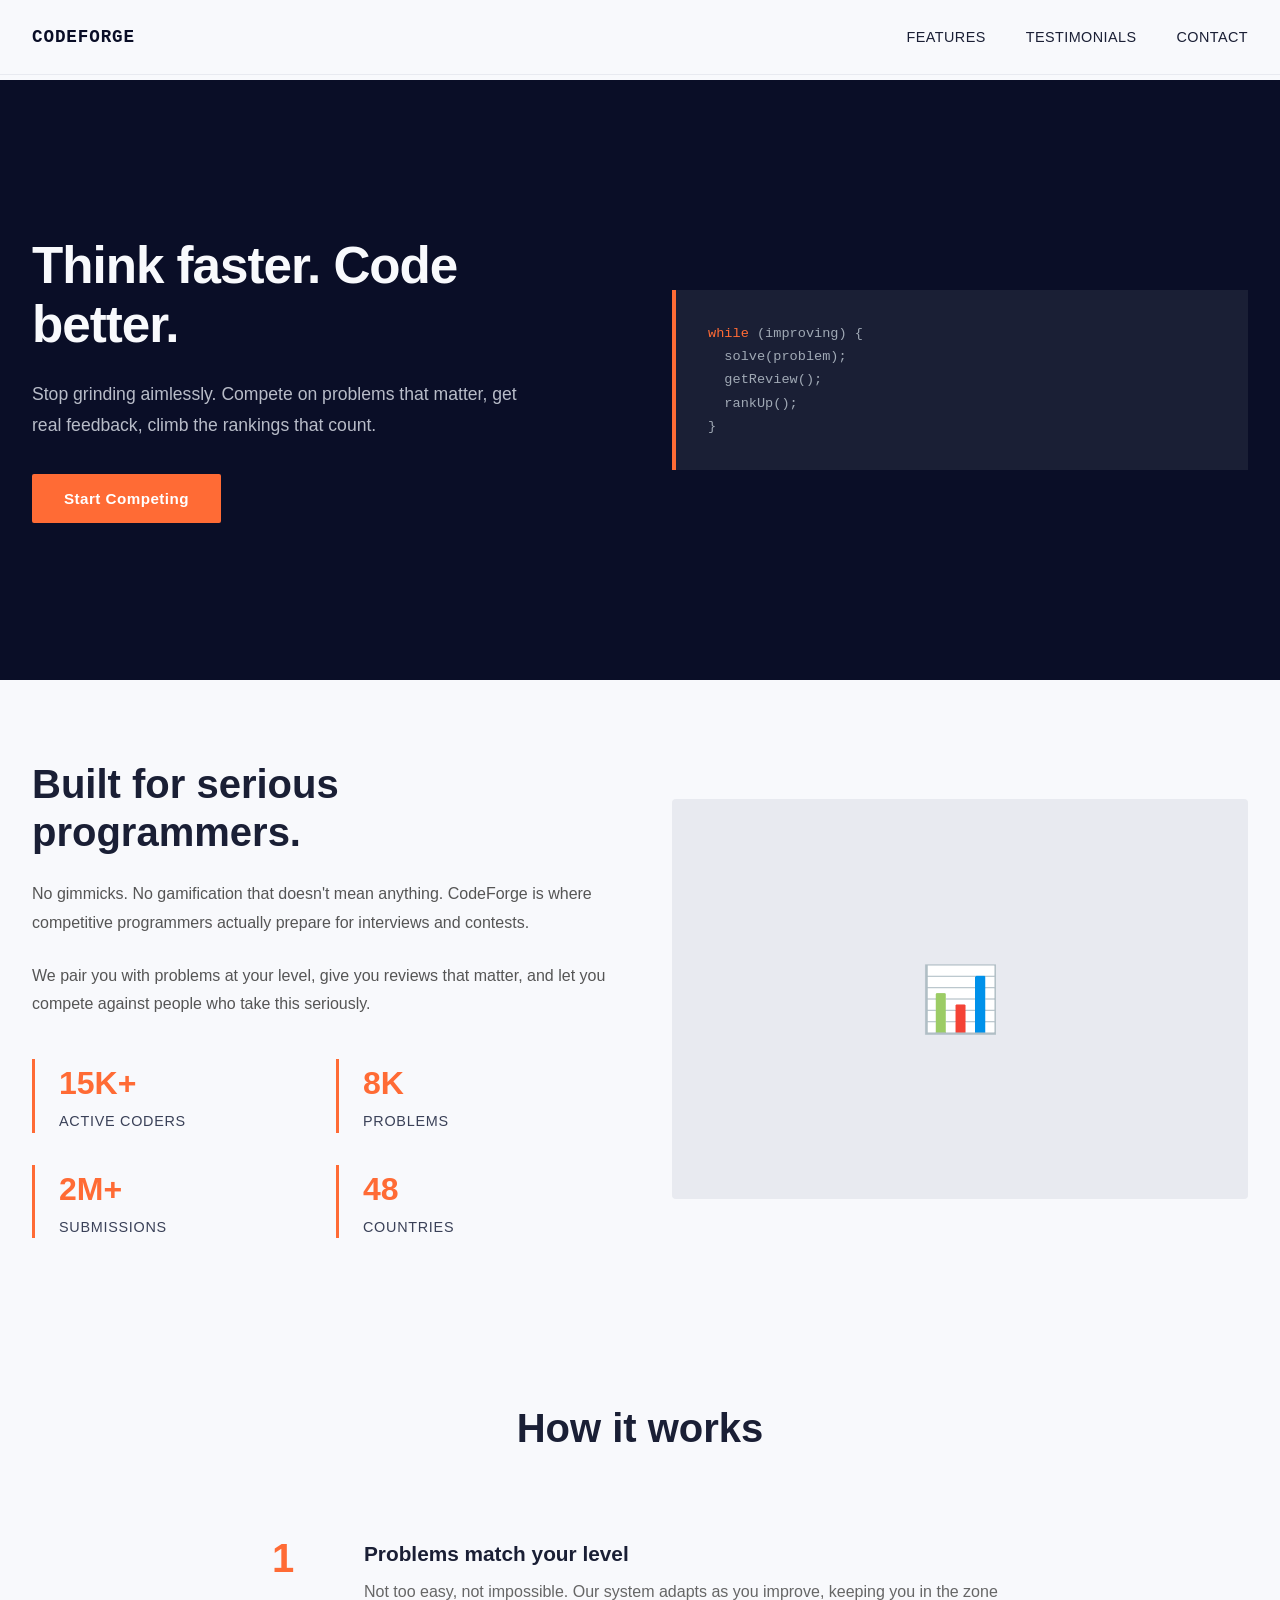
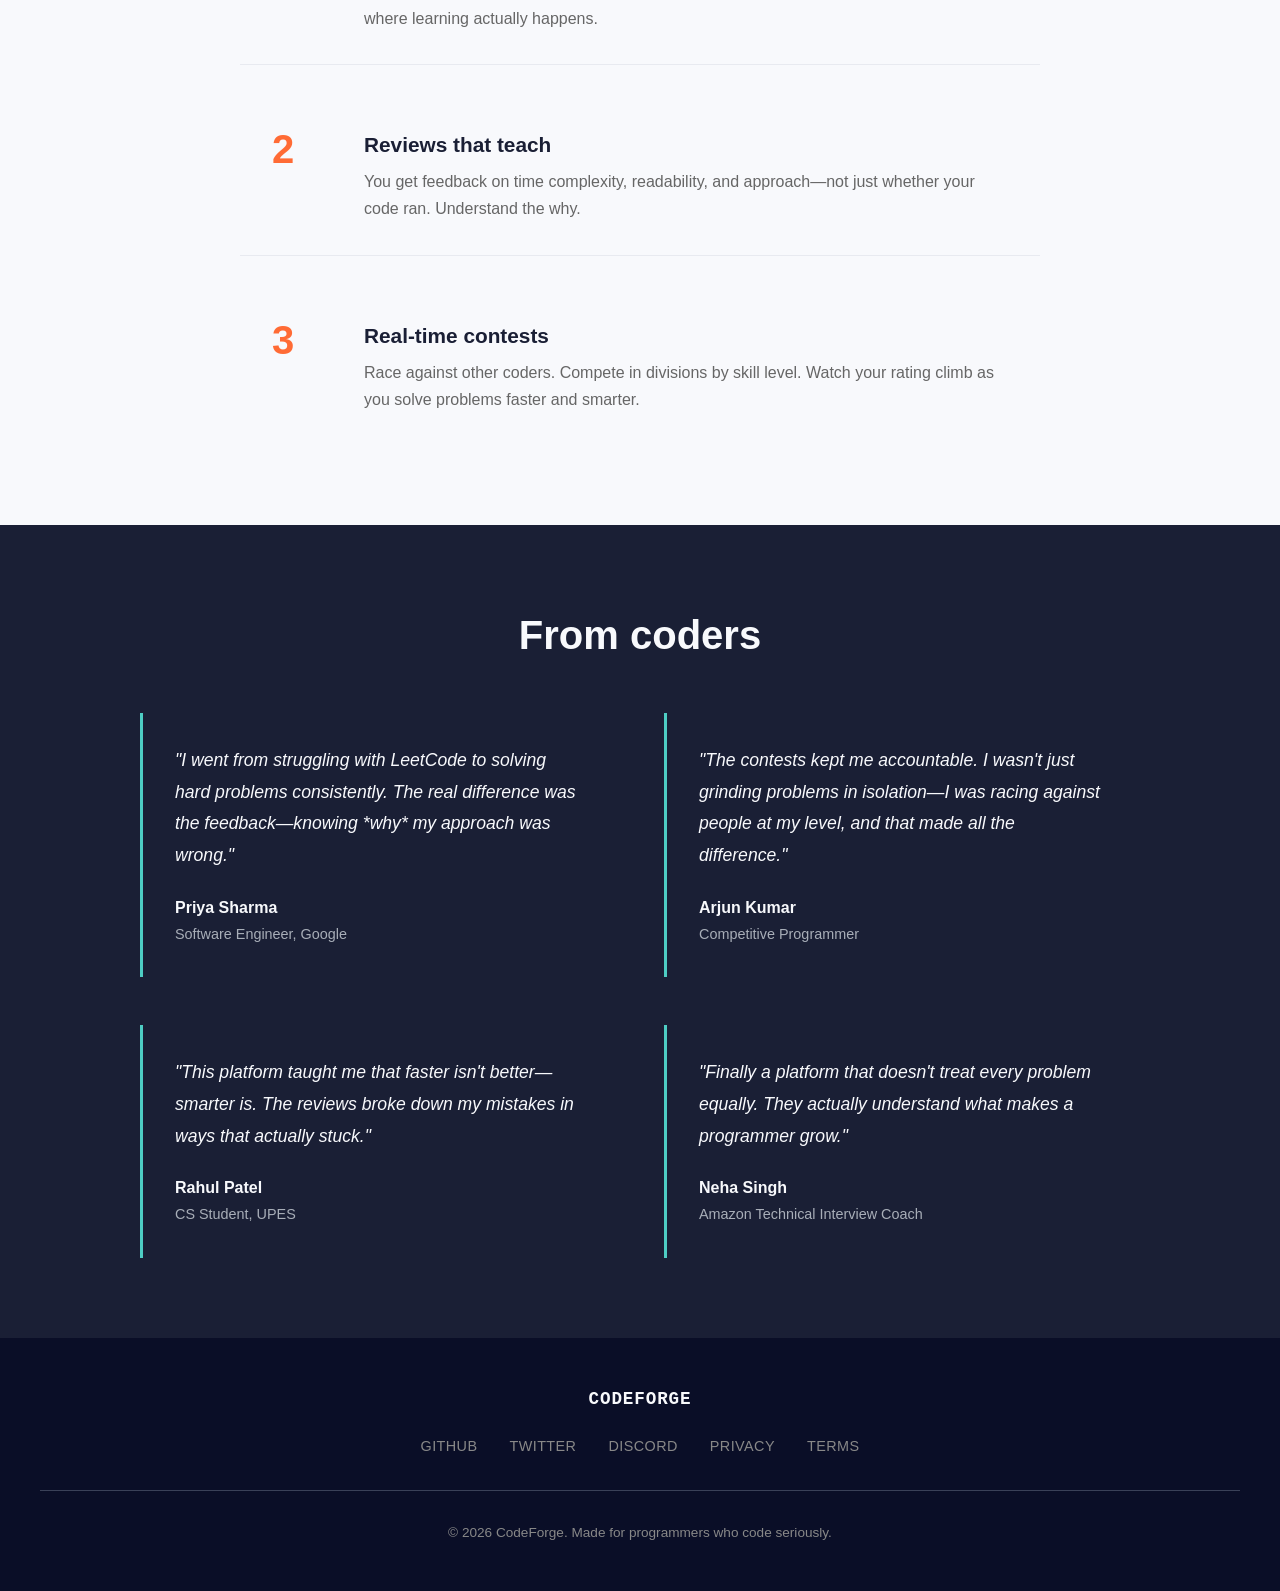
<file: Web Development/Level 1/Task 1/index.html>
<!DOCTYPE html>
<html lang="en">
<head>
    <meta charset="UTF-8">
    <meta name="viewport" content="width=device-width, initial-scale=1.0">
    <title>CodeForge – Competitive Programming Platform</title>
    <style>
        * {
            margin: 0;
            padding: 0;
            box-sizing: border-box;
        }

        :root {
            --black: #0a0e27;
            --dark-gray: #1a1f35;
            --medium-gray: #3a4158;
            --light-gray: #e8eaf0;
            --white: #f8f9fc;
            --accent: #ff6b35;
            --secondary: #4ecdc4;
        }

        html {
            scroll-behavior: smooth;
        }

        body {
            font-family: -apple-system, BlinkMacSystemFont, 'Segoe UI', 'Helvetica Neue', sans-serif;
            background-color: var(--white);
            color: var(--dark-gray);
            line-height: 1.5;
        }

        /* ==================== NAVIGATION ==================== */
        nav {
            position: fixed;
            top: 0;
            left: 0;
            right: 0;
            background-color: var(--white);
            border-bottom: 1px solid var(--light-gray);
            padding: 1.5rem 2rem;
            display: flex;
            justify-content: space-between;
            align-items: center;
            z-index: 1000;
        }

        .nav-brand {
            font-size: 1.1rem;
            font-weight: 700;
            color: var(--black);
            text-decoration: none;
            letter-spacing: 0.05em;
            font-family: 'Courier New', monospace;
        }

        .nav-links {
            display: flex;
            list-style: none;
            gap: 2.5rem;
        }

        .nav-links a {
            color: var(--dark-gray);
            text-decoration: none;
            font-size: 0.9rem;
            font-weight: 500;
            letter-spacing: 0.03em;
            text-transform: uppercase;
            border-bottom: 2px solid transparent;
            padding-bottom: 2px;
            transition: border-color 0.2s ease;
        }

        .nav-links a:hover {
            border-bottom-color: var(--accent);
        }

        @media (max-width: 768px) {
            nav {
                padding: 1.2rem 1.5rem;
            }

            .nav-links {
                gap: 1.5rem;
            }

            .nav-links a {
                font-size: 0.8rem;
            }

            .nav-brand {
                font-size: 0.95rem;
            }
        }

        /* ==================== HERO ==================== */
        .hero {
            margin-top: 80px;
            padding: 6rem 2rem;
            background-color: var(--black);
            color: var(--white);
            display: grid;
            grid-template-columns: 1fr 1fr;
            gap: 4rem;
            align-items: center;
            min-height: 600px;
        }

        .hero-content h1 {
            font-size: 3.2rem;
            font-weight: 800;
            line-height: 1.15;
            margin-bottom: 1.5rem;
            letter-spacing: -0.02em;
        }

        .hero-content p {
            font-size: 1.1rem;
            color: #b8bcc8;
            margin-bottom: 2rem;
            line-height: 1.8;
            max-width: 500px;
        }

        .hero-code {
            background-color: var(--dark-gray);
            padding: 2rem;
            border-left: 4px solid var(--accent);
            font-family: 'Courier New', monospace;
            font-size: 0.85rem;
            line-height: 1.7;
            color: #a0a9b5;
            overflow-x: auto;
        }

        .hero-code .keyword {
            color: #ff6b35;
        }

        .hero-code .string {
            color: #4ecdc4;
        }

        .cta-button {
            background-color: var(--accent);
            color: white;
            padding: 1rem 2rem;
            font-size: 0.95rem;
            font-weight: 600;
            border: none;
            cursor: pointer;
            text-decoration: none;
            display: inline-block;
            transition: background-color 0.2s ease;
            letter-spacing: 0.03em;
            border-radius: 2px;
        }

        .cta-button:hover {
            background-color: #e85a25;
        }

        .cta-button:focus {
            outline: 2px solid var(--secondary);
            outline-offset: 2px;
        }

        @media (max-width: 768px) {
            .hero {
                grid-template-columns: 1fr;
                margin-top: 70px;
                padding: 3rem 1.5rem;
                min-height: auto;
                gap: 2rem;
            }

            .hero-content h1 {
                font-size: 2.2rem;
            }

            .hero-content p {
                font-size: 1rem;
            }

            .hero-code {
                font-size: 0.75rem;
                padding: 1.5rem;
            }
        }

        /* ==================== ABOUT SECTION ==================== */
        .about {
            padding: 5rem 2rem;
            background-color: var(--white);
            display: grid;
            grid-template-columns: 1fr 1fr;
            gap: 4rem;
            align-items: center;
        }

        .about-text h2 {
            font-size: 2.5rem;
            font-weight: 700;
            margin-bottom: 1.5rem;
            line-height: 1.2;
        }

        .about-text p {
            font-size: 1rem;
            color: #555;
            margin-bottom: 1.5rem;
            line-height: 1.8;
        }

        .about-stats {
            display: grid;
            grid-template-columns: 1fr 1fr;
            gap: 2rem;
            margin-top: 2.5rem;
        }

        .stat {
            border-left: 3px solid var(--accent);
            padding-left: 1.5rem;
        }

        .stat-number {
            font-size: 2rem;
            font-weight: 800;
            color: var(--accent);
            margin-bottom: 0.25rem;
        }

        .stat-label {
            font-size: 0.9rem;
            color: var(--medium-gray);
            text-transform: uppercase;
            letter-spacing: 0.05em;
        }

        .about-visual {
            background-color: var(--light-gray);
            height: 400px;
            border-radius: 4px;
            display: flex;
            align-items: center;
            justify-content: center;
            color: var(--medium-gray);
            font-size: 4rem;
        }

        @media (max-width: 768px) {
            .about {
                grid-template-columns: 1fr;
                padding: 3rem 1.5rem;
                gap: 2rem;
            }

            .about-text h2 {
                font-size: 2rem;
            }

            .about-visual {
                height: 250px;
            }

            .about-stats {
                grid-template-columns: 1fr;
                gap: 1.5rem;
            }
        }

        /* ==================== FEATURES SECTION ==================== */
        .features {
            padding: 5rem 2rem;
            background-color: var(--white);
        }

        .features h2 {
            font-size: 2.5rem;
            font-weight: 700;
            margin-bottom: 3rem;
            text-align: center;
        }

        .features-list {
            display: grid;
            gap: 2rem;
            max-width: 800px;
            margin: 0 auto;
        }

        .feature-item {
            display: grid;
            grid-template-columns: 60px 1fr;
            gap: 2rem;
            padding: 2rem;
            border-bottom: 1px solid var(--light-gray);
        }

        .feature-item:last-child {
            border-bottom: none;
        }

        .feature-number {
            font-size: 2.5rem;
            font-weight: 800;
            color: var(--accent);
            line-height: 1;
        }

        .feature-item h3 {
            font-size: 1.3rem;
            font-weight: 700;
            margin-bottom: 0.5rem;
        }

        .feature-item p {
            color: #666;
            line-height: 1.7;
        }

        @media (max-width: 768px) {
            .features {
                padding: 3rem 1.5rem;
            }

            .features h2 {
                font-size: 2rem;
            }

            .feature-item {
                grid-template-columns: 50px 1fr;
                gap: 1.5rem;
                padding: 1.5rem;
            }

            .feature-number {
                font-size: 2rem;
            }

            .feature-item h3 {
                font-size: 1.1rem;
            }
        }

        /* ==================== TESTIMONIALS ==================== */
        .testimonials {
            padding: 5rem 2rem;
            background-color: var(--dark-gray);
            color: var(--white);
        }

        .testimonials h2 {
            font-size: 2.5rem;
            font-weight: 700;
            margin-bottom: 3rem;
            text-align: center;
        }

        .testimonials-grid {
            display: grid;
            grid-template-columns: repeat(2, 1fr);
            gap: 3rem;
            max-width: 1000px;
            margin: 0 auto;
        }

        .testimonial {
            padding: 2rem;
            border-left: 3px solid var(--secondary);
        }

        .testimonial-quote {
            font-size: 1.1rem;
            margin-bottom: 1.5rem;
            line-height: 1.8;
            font-style: italic;
        }

        .testimonial-author {
            font-weight: 600;
            margin-bottom: 0.25rem;
        }

        .testimonial-role {
            font-size: 0.9rem;
            color: #a8aeb8;
        }

        @media (max-width: 768px) {
            .testimonials {
                padding: 3rem 1.5rem;
            }

            .testimonials h2 {
                font-size: 2rem;
            }

            .testimonials-grid {
                grid-template-columns: 1fr;
                gap: 2rem;
            }

            .testimonial {
                padding: 1.5rem;
            }

            .testimonial-quote {
                font-size: 1rem;
            }
        }

        /* ==================== FOOTER ==================== */
        footer {
            background-color: var(--black);
            color: #888;
            padding: 3rem 2rem;
            text-align: center;
        }

        .footer-content {
            max-width: 1200px;
            margin: 0 auto;
        }

        .footer-brand {
            font-size: 1.1rem;
            font-weight: 700;
            color: var(--white);
            margin-bottom: 1.5rem;
            font-family: 'Courier New', monospace;
            letter-spacing: 0.05em;
        }

        .footer-nav {
            display: flex;
            justify-content: center;
            gap: 2rem;
            margin-bottom: 2rem;
            flex-wrap: wrap;
        }

        .footer-nav a {
            color: #888;
            text-decoration: none;
            font-size: 0.9rem;
            text-transform: uppercase;
            letter-spacing: 0.03em;
        }

        .footer-nav a:hover {
            color: var(--accent);
        }

        .footer-divider {
            border-top: 1px solid var(--medium-gray);
            padding-top: 2rem;
            margin-top: 2rem;
            font-size: 0.85rem;
        }

        @media (max-width: 768px) {
            footer {
                padding: 2rem 1.5rem;
            }

            .footer-nav {
                gap: 1rem;
            }

            .footer-nav a {
                font-size: 0.8rem;
            }
        }

        /* ==================== ACCESSIBILITY ==================== */
        @media (prefers-reduced-motion: reduce) {
            * {
                animation-duration: 0.01ms !important;
                animation-iteration-count: 1 !important;
                transition-duration: 0.01ms !important;
            }
        }
    </style>
</head>
<body>
    <!-- Navigation -->
    <nav>
        <a href="#" class="nav-brand">CODEFORGE</a>
        <ul class="nav-links">
            <li><a href="#features">Features</a></li>
            <li><a href="#testimonials">Testimonials</a></li>
            <li><a href="#footer">Contact</a></li>
        </ul>
    </nav>

    <!-- Hero Section -->
    <section class="hero">
        <div class="hero-content">
            <h1>Think faster. Code better.</h1>
            <p>Stop grinding aimlessly. Compete on problems that matter, get real feedback, climb the rankings that count.</p>
            <button class="cta-button">Start Competing</button>
        </div>
        <div class="hero-code">
<span class="keyword">while</span> (improving) {<br>
&nbsp;&nbsp;solve(problem);<br>
&nbsp;&nbsp;getReview();<br>
&nbsp;&nbsp;rankUp();<br>
}
        </div>
    </section>

    <!-- About Section -->
    <section class="about">
        <div class="about-text">
            <h2>Built for serious programmers.</h2>
            <p>No gimmicks. No gamification that doesn't mean anything. CodeForge is where competitive programmers actually prepare for interviews and contests.</p>
            <p>We pair you with problems at your level, give you reviews that matter, and let you compete against people who take this seriously.</p>
            
            <div class="about-stats">
                <div class="stat">
                    <div class="stat-number">15K+</div>
                    <div class="stat-label">Active Coders</div>
                </div>
                <div class="stat">
                    <div class="stat-number">8K</div>
                    <div class="stat-label">Problems</div>
                </div>
                <div class="stat">
                    <div class="stat-number">2M+</div>
                    <div class="stat-label">Submissions</div>
                </div>
                <div class="stat">
                    <div class="stat-number">48</div>
                    <div class="stat-label">Countries</div>
                </div>
            </div>
        </div>
        <div class="about-visual">📊</div>
    </section>

    <!-- Features Section -->
    <section id="features" class="features">
        <h2>How it works</h2>
        <div class="features-list">
            <div class="feature-item">
                <div class="feature-number">1</div>
                <div>
                    <h3>Problems match your level</h3>
                    <p>Not too easy, not impossible. Our system adapts as you improve, keeping you in the zone where learning actually happens.</p>
                </div>
            </div>
            <div class="feature-item">
                <div class="feature-number">2</div>
                <div>
                    <h3>Reviews that teach</h3>
                    <p>You get feedback on time complexity, readability, and approach—not just whether your code ran. Understand the why.</p>
                </div>
            </div>
            <div class="feature-item">
                <div class="feature-number">3</div>
                <div>
                    <h3>Real-time contests</h3>
                    <p>Race against other coders. Compete in divisions by skill level. Watch your rating climb as you solve problems faster and smarter.</p>
                </div>
            </div>
        </div>
    </section>

    <!-- Testimonials Section -->
    <section id="testimonials" class="testimonials">
        <h2>From coders</h2>
        <div class="testimonials-grid">
            <div class="testimonial">
                <div class="testimonial-quote">"I went from struggling with LeetCode to solving hard problems consistently. The real difference was the feedback—knowing *why* my approach was wrong."</div>
                <div class="testimonial-author">Priya Sharma</div>
                <div class="testimonial-role">Software Engineer, Google</div>
            </div>
            <div class="testimonial">
                <div class="testimonial-quote">"The contests kept me accountable. I wasn't just grinding problems in isolation—I was racing against people at my level, and that made all the difference."</div>
                <div class="testimonial-author">Arjun Kumar</div>
                <div class="testimonial-role">Competitive Programmer</div>
            </div>
            <div class="testimonial">
                <div class="testimonial-quote">"This platform taught me that faster isn't better—smarter is. The reviews broke down my mistakes in ways that actually stuck."</div>
                <div class="testimonial-author">Rahul Patel</div>
                <div class="testimonial-role">CS Student, UPES</div>
            </div>
            <div class="testimonial">
                <div class="testimonial-quote">"Finally a platform that doesn't treat every problem equally. They actually understand what makes a programmer grow."</div>
                <div class="testimonial-author">Neha Singh</div>
                <div class="testimonial-role">Amazon Technical Interview Coach</div>
            </div>
        </div>
    </section>

    <!-- Footer -->
    <footer id="footer">
        <div class="footer-content">
            <div class="footer-brand">CODEFORGE</div>
            <div class="footer-nav">
                <a href="#">GitHub</a>
                <a href="#">Twitter</a>
                <a href="#">Discord</a>
                <a href="#">Privacy</a>
                <a href="#">Terms</a>
            </div>
            <div class="footer-divider">
                <p>&copy; 2026 CodeForge. Made for programmers who code seriously.</p>
            </div>
        </div>
    </footer>
</body>
</html>
</file>
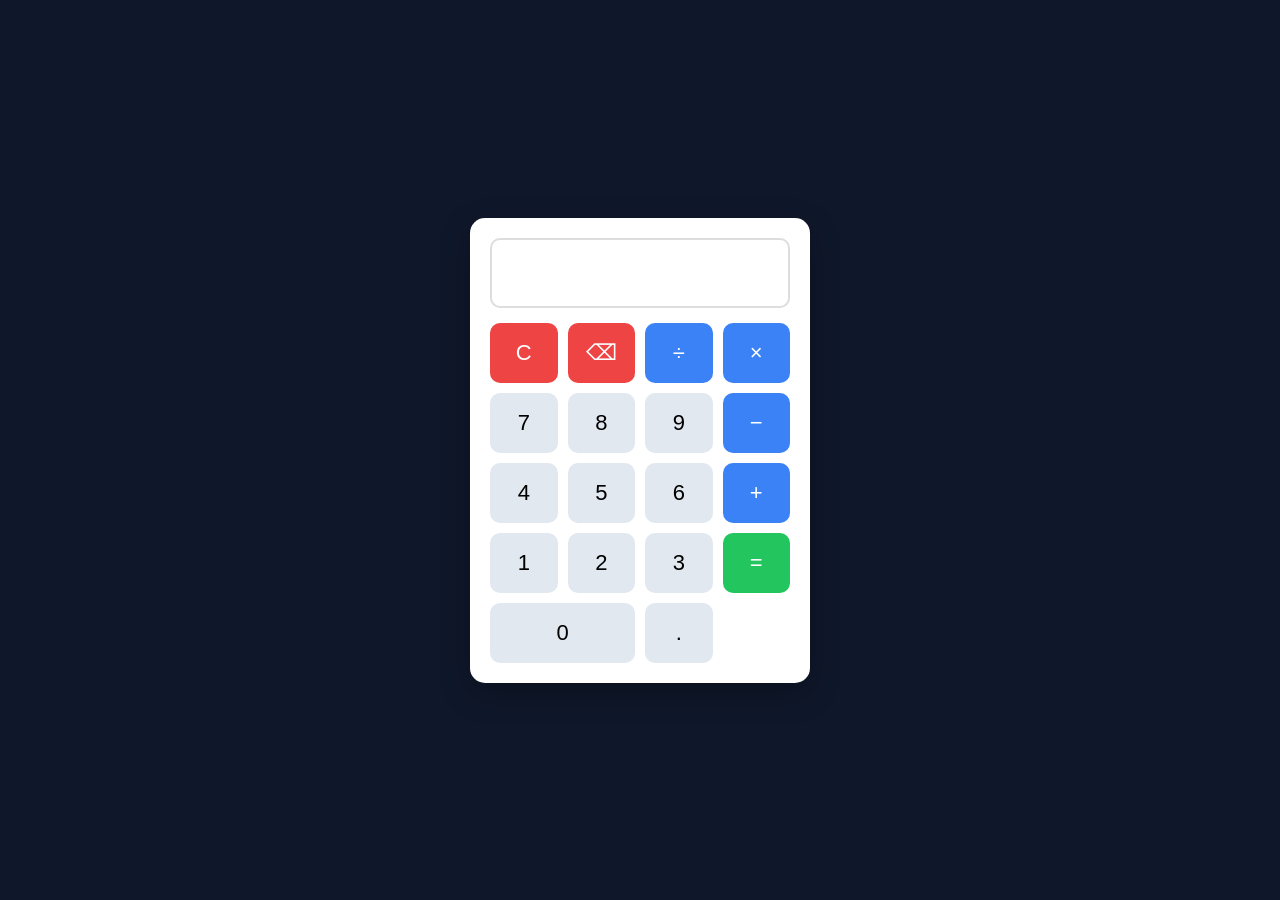
<file: Web Development/Level 2/Task 1/index.html>
<!DOCTYPE html>
<html lang="en">
<head>
    <meta charset="UTF-8">
    <meta name="viewport" content="width=device-width, initial-scale=1.0">
    <title>Calculator</title>
    <link rel="stylesheet" href="style.css">
</head>
<body>

    <div class="calculator">

        <input type="text" id="display" readonly>

        <div class="buttons">

            <button class="action">C</button>
            <button class="action">⌫</button>
            <button class="operator">÷</button>
            <button class="operator">×</button>

            <button class="number">7</button>
            <button class="number">8</button>
            <button class="number">9</button>
            <button class="operator">−</button>

            <button class="number">4</button>
            <button class="number">5</button>
            <button class="number">6</button>
            <button class="operator">+</button>

            <button class="number">1</button>
            <button class="number">2</button>
            <button class="number">3</button>
            <button class="equals" rowspan="2">=</button>

            <button class="number zero">0</button>
            <button class="number">.</button>

        </div>

    </div>

    <script src="script.js"></script>

</body>
</html>
</file>
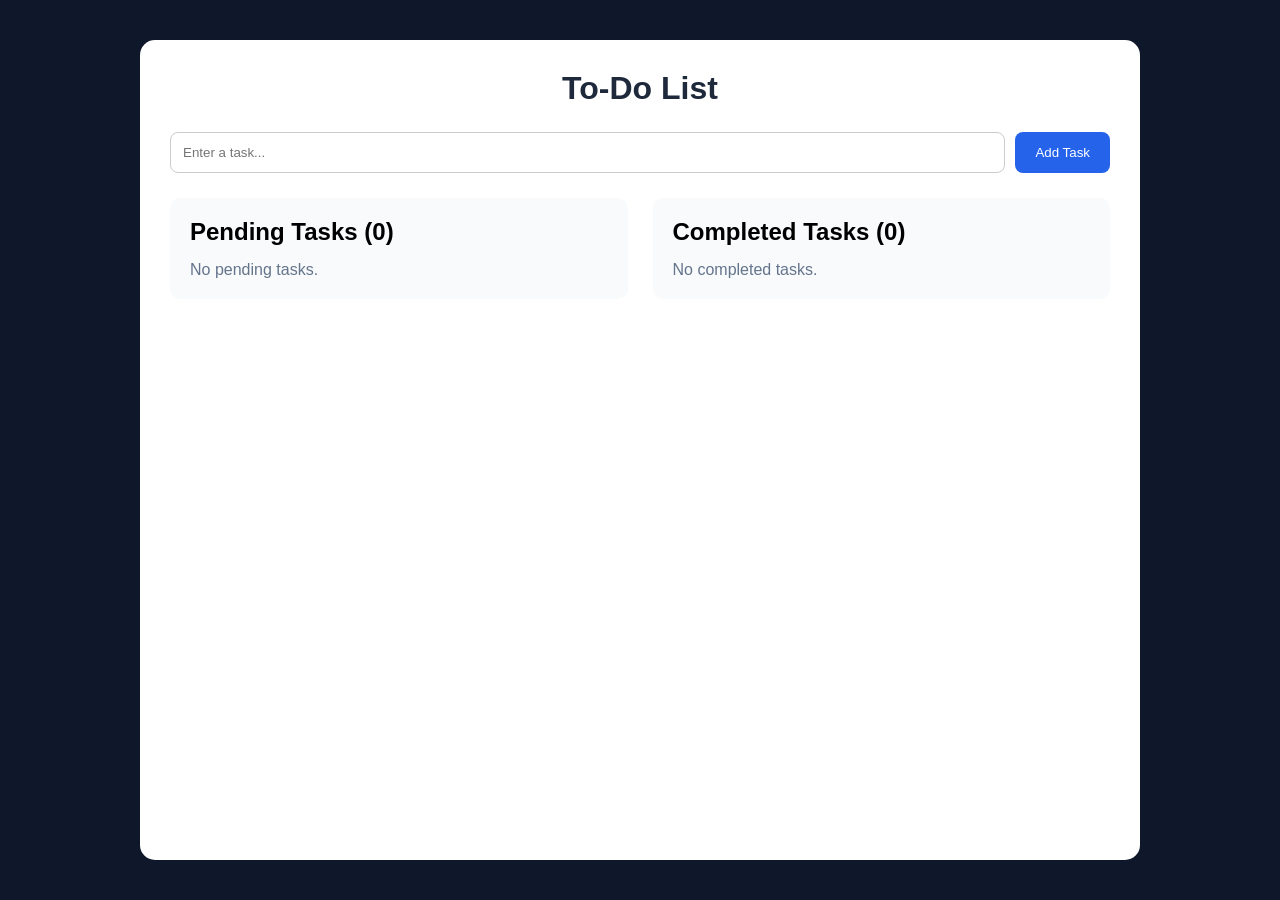
<file: Web Development/Level 2/Task 3/index.html>
<!DOCTYPE html>
<html lang="en">
<head>
    <meta charset="UTF-8">
    <meta name="viewport" content="width=device-width, initial-scale=1.0">
    <title>To-Do List App</title>
    <link rel="stylesheet" href="style.css">
</head>
<body>

<div class="container">

    <h1>To-Do List</h1>

    <div class="task-input">
        <input
            type="text"
            id="taskInput"
            placeholder="Enter a task..."
        >
        <button id="addTaskBtn">Add Task</button>
    </div>

    <div class="task-sections">

        <div class="task-list-container">

            <h2>
                Pending Tasks
                (<span id="pendingCount">0</span>)
            </h2>

            <p id="pendingEmpty" class="empty-state">
                No pending tasks.
            </p>

            <ul id="pendingList"></ul>

        </div>

        <div class="task-list-container">

            <h2>
                Completed Tasks
                (<span id="completedCount">0</span>)
            </h2>

            <p id="completedEmpty" class="empty-state">
                No completed tasks.
            </p>

            <ul id="completedList"></ul>

        </div>

    </div>

</div>

<script src="script.js"></script>
</body>
</html>
</file>
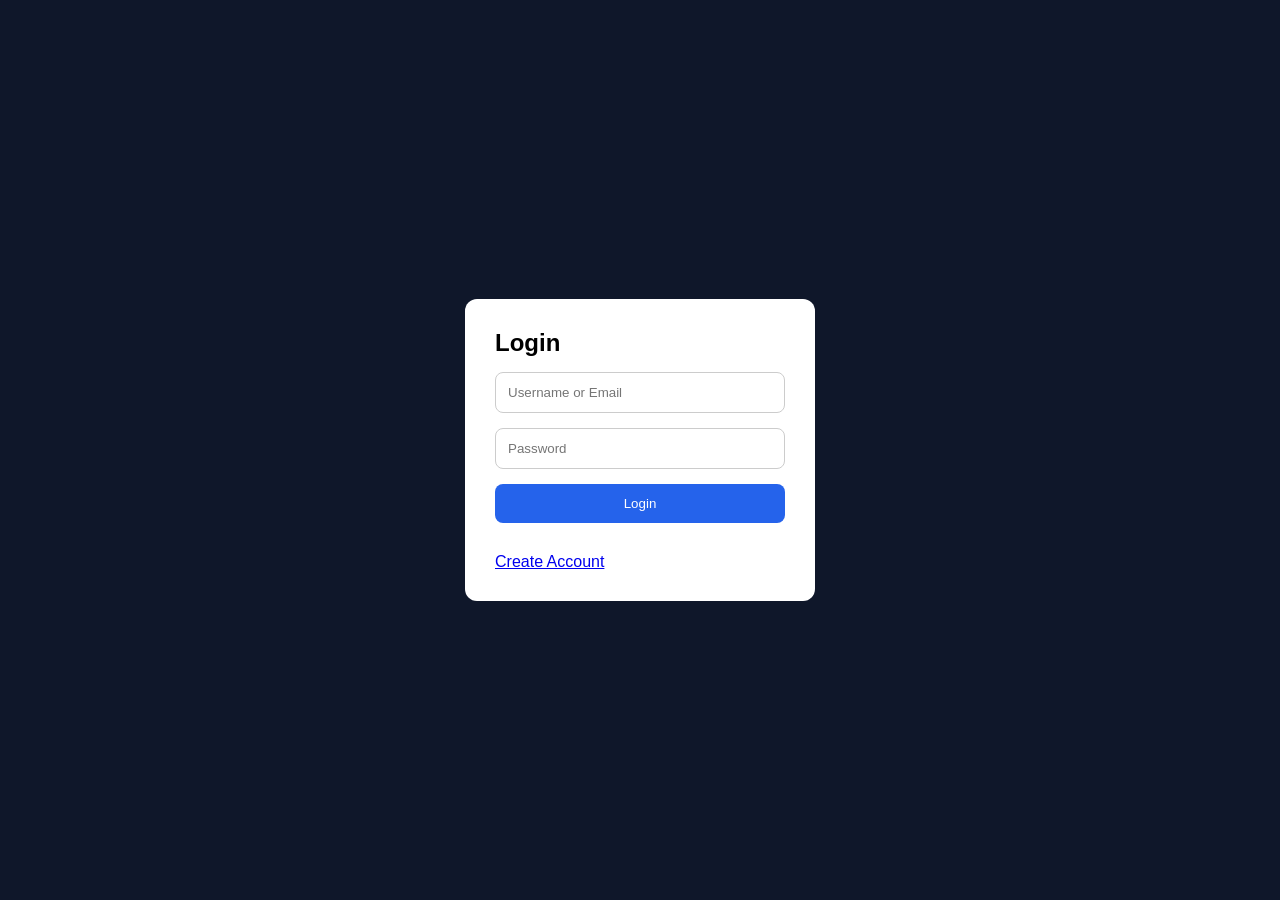
<file: Web Development/Level 2/Task 4/dashboard.html>
<!DOCTYPE html>
<html>
<head>
    <title>Dashboard</title>
    <link rel="stylesheet" href="style.css">
</head>
<body>

<div class="container">

    <h1>Dashboard</h1>

    <h3 id="welcome"></h3>

    <button id="logoutBtn">
        Logout
    </button>

</div>

<script src="dashboard.js"></script>

</body>
</html>
</file>
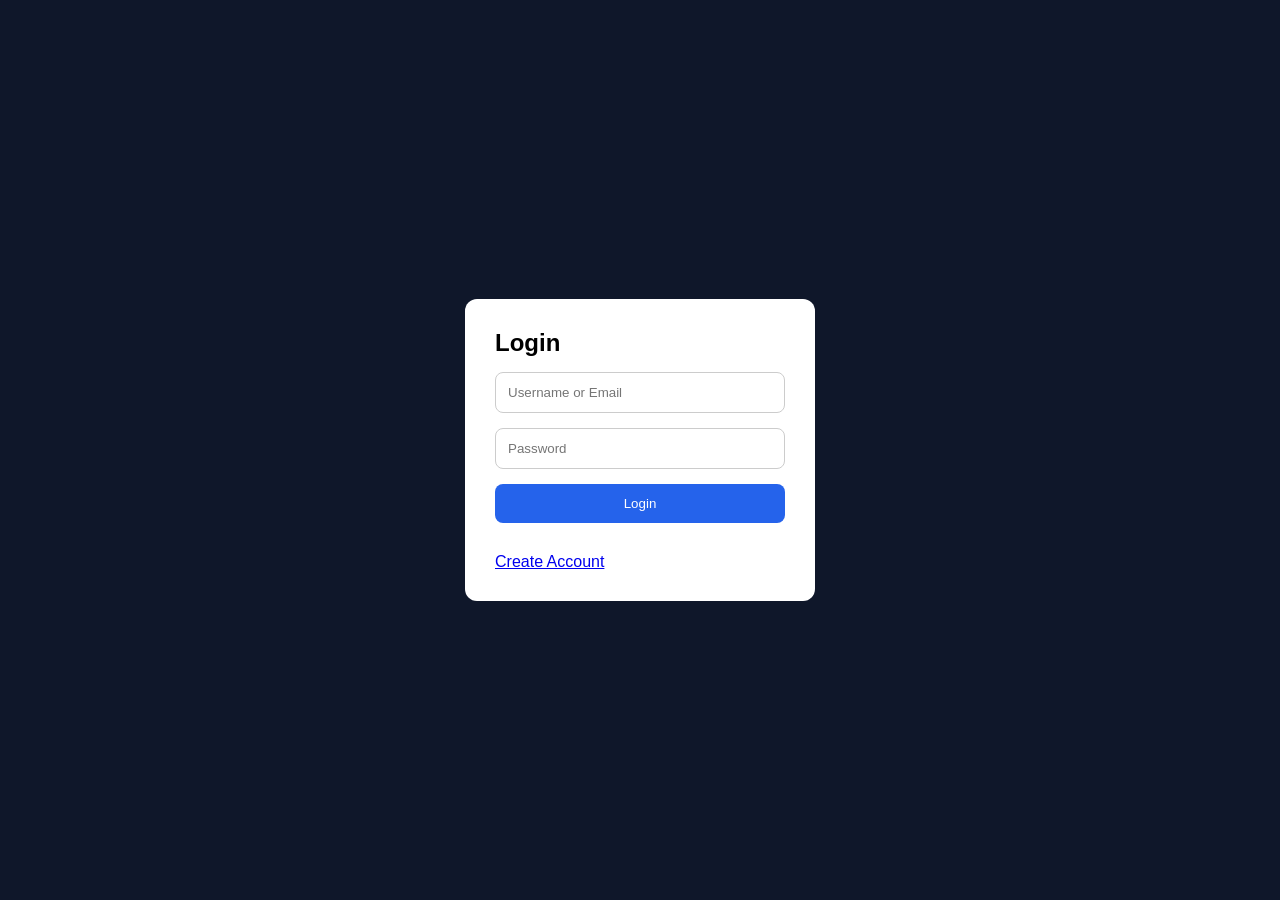
<file: Web Development/Level 2/Task 4/login.html>
<!DOCTYPE html>
<html>
<head>
    <title>Login</title>
    <link rel="stylesheet" href="style.css">
</head>
<body>

<div class="container">

    <h2>Login</h2>

    <input
        type="text"
        id="username"
        placeholder="Username or Email"
    >

    <input
        type="password"
        id="password"
        placeholder="Password"
    >

    <button id="loginBtn">
        Login
    </button>

    <p id="message"></p>

    <a href="register.html">
        Create Account
    </a>

</div>

<script src="auth.js"></script>
<script src="login.js"></script>

</body>
</html>
</file>
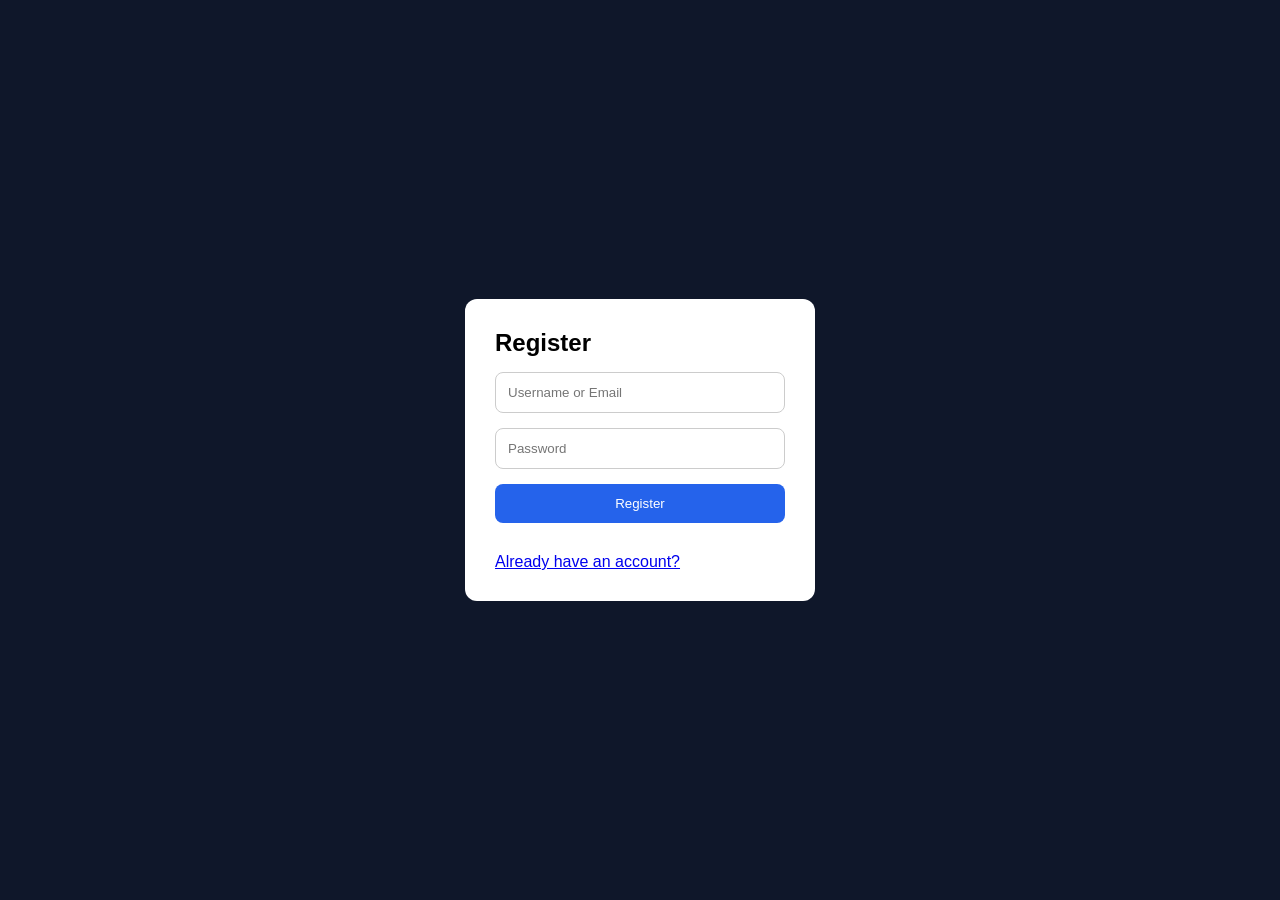
<file: Web Development/Level 2/Task 4/register.html>
<!DOCTYPE html>
<html>
<head>
    <title>Register</title>
    <link rel="stylesheet" href="style.css">
</head>
<body>

<div class="container">

    <h2>Register</h2>

    <input
        type="text"
        id="username"
        placeholder="Username or Email"
    >

    <input
        type="password"
        id="password"
        placeholder="Password"
    >

    <button id="registerBtn">
        Register
    </button>

    <p id="message"></p>

    <a href="login.html">
        Already have an account?
    </a>

</div>

<script src="auth.js"></script>
<script src="register.js"></script>

</body>
</html>
</file>
<file: Web Development/Level 2/Task 1/style.css>
*{
    margin:0;
    padding:0;
    box-sizing:border-box;
    font-family:Arial,sans-serif;
}

body{
    min-height:100vh;
    display:flex;
    justify-content:center;
    align-items:center;
    background:#0f172a;
}

.calculator{
    background:white;
    padding:20px;
    border-radius:15px;
    width:340px;
    box-shadow:0 10px 30px rgba(0,0,0,.25);
}

#display{
    width:100%;
    height:70px;
    margin-bottom:15px;
    text-align:right;
    font-size:28px;
    padding:10px;
    border:2px solid #ddd;
    border-radius:10px;
}

.buttons{
    display:grid;
    grid-template-columns:repeat(4,1fr);
    gap:10px;
}

button{
    height:60px;
    border:none;
    border-radius:10px;
    font-size:22px;
    cursor:pointer;
    transition:.2s;
}

button:hover{
    transform:scale(1.03);
}

.number{
    background:#e2e8f0;
}

.operator{
    background:#3b82f6;
    color:white;
}

.action{
    background:#ef4444;
    color:white;
}

.equals{
    background:#22c55e;
    color:white;
}

.zero{
    grid-column:span 2;
}
</file>
<file: Web Development/Level 2/Task 3/style.css>
*{
    margin:0;
    padding:0;
    box-sizing:border-box;
    font-family:Arial,sans-serif;
}

body{
    background:#0f172a;
    min-height:100vh;
    display:flex;
    justify-content:center;
    padding:40px 20px;
}

.container{
    width:100%;
    max-width:1000px;
    background:white;
    border-radius:15px;
    padding:30px;
}

h1{
    text-align:center;
    margin-bottom:25px;
    color:#1e293b;
}

.task-input{
    display:flex;
    gap:10px;
    margin-bottom:25px;
}

.task-input input{
    flex:1;
    padding:12px;
    border:1px solid #ccc;
    border-radius:8px;
}

.task-input button{
    padding:12px 20px;
    border:none;
    background:#2563eb;
    color:white;
    border-radius:8px;
    cursor:pointer;
}

.task-sections{
    display:grid;
    grid-template-columns:1fr 1fr;
    gap:25px;
}

.task-list-container{
    background:#f8fafc;
    padding:20px;
    border-radius:10px;
}

.task-list-container h2{
    margin-bottom:15px;
}

ul{
    list-style:none;
}

.task-item{
    background:white;
    padding:12px;
    margin-bottom:10px;
    border-radius:8px;
    border:1px solid #ddd;
}

.task-text{
    font-weight:bold;
}

.timestamp{
    font-size:12px;
    color:#64748b;
    margin-top:4px;
}

.task-actions{
    margin-top:10px;
    display:flex;
    flex-wrap:wrap;
    gap:8px;
}

.task-actions button{
    border:none;
    padding:6px 10px;
    border-radius:6px;
    cursor:pointer;
}

.complete-btn{
    background:#22c55e;
    color:white;
}

.edit-btn{
    background:#f59e0b;
    color:white;
}

.delete-btn{
    background:#ef4444;
    color:white;
}

.empty-state{
    color:#64748b;
}

.completed{
    text-decoration:line-through;
    opacity:0.7;
}

@media(max-width:768px){

    .task-sections{
        grid-template-columns:1fr;
    }

    .task-input{
        flex-direction:column;
    }
}
</file>
<file: Web Development/Level 2/Task 4/style.css>
*{
    margin:0;
    padding:0;
    box-sizing:border-box;
    font-family:Arial,sans-serif;
}

body{
    min-height:100vh;
    display:flex;
    justify-content:center;
    align-items:center;
    background:#0f172a;
}

.container{
    background:white;
    padding:30px;
    border-radius:12px;
    width:350px;
    display:flex;
    flex-direction:column;
    gap:15px;
}

input{
    padding:12px;
    border:1px solid #ccc;
    border-radius:8px;
}

button{
    padding:12px;
    border:none;
    background:#2563eb;
    color:white;
    border-radius:8px;
    cursor:pointer;
}

#message{
    color:red;
}
</file>
